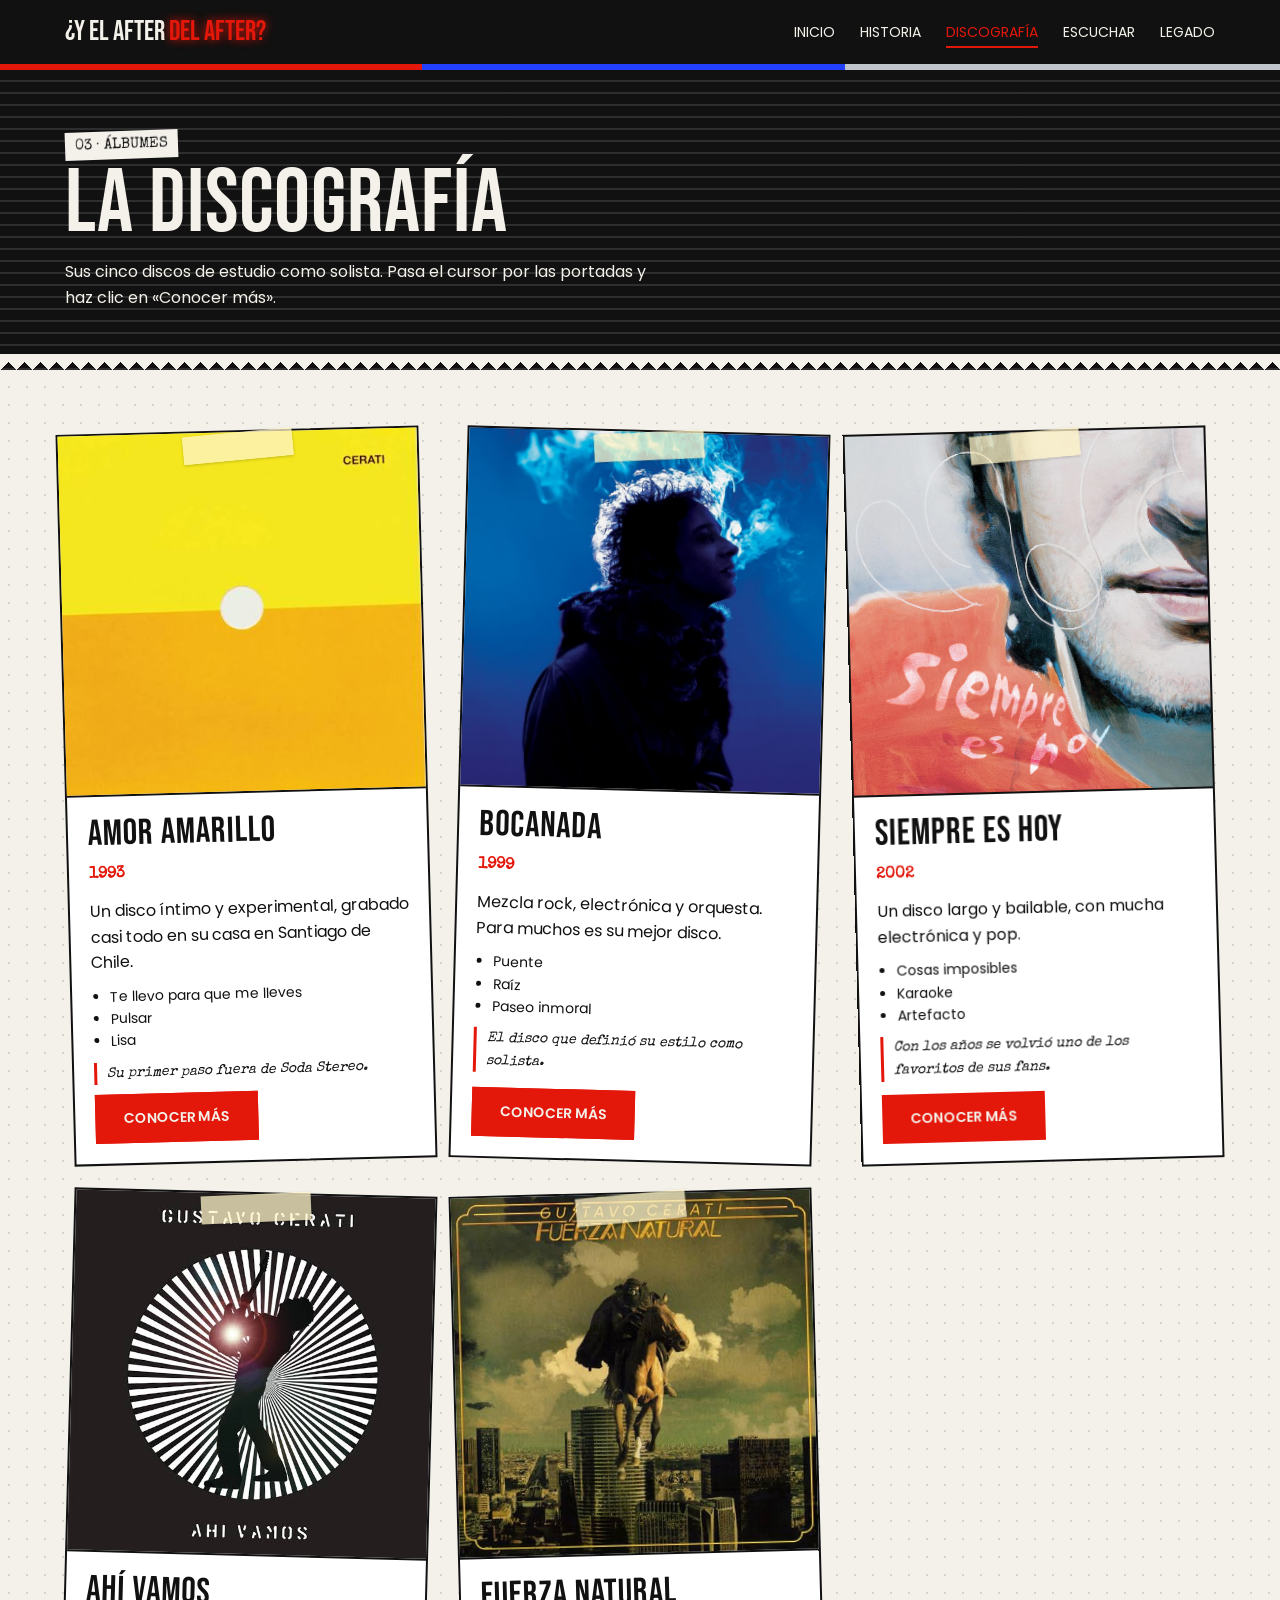
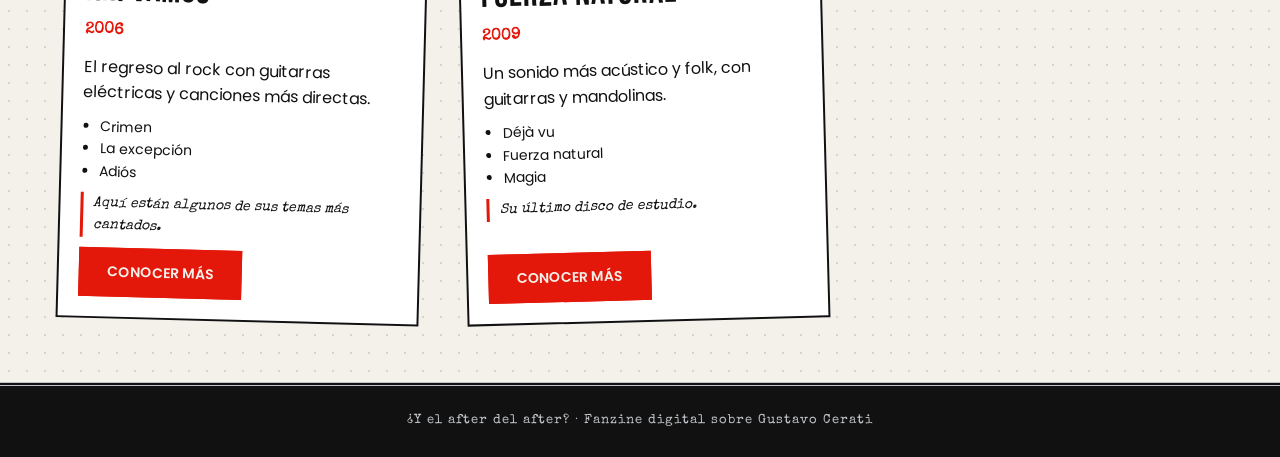
<file: discografia.html>
<!DOCTYPE html>
<html lang="es">
<head>
  <meta charset="UTF-8">
  <meta name="viewport" content="width=device-width, initial-scale=1.0">
  <title>¿Y el after del after? - Discografía</title>
  <link href="https://fonts.googleapis.com/css2?family=Bebas+Neue&family=Poppins:ital,wght@0,400;0,600;1,400&display=swap" rel="stylesheet">
  <link rel="stylesheet" href="https://unpkg.com/aos@2.3.1/dist/aos.css">
  <link rel="stylesheet" href="css/style.css">
</head>
<body>

  <header class="menu">
    <div class="contenedor">
      <a href="index.html" class="logo">¿Y EL AFTER <span>DEL AFTER?</span></a>
      <button class="boton-menu" id="boton-menu">☰</button>
      <nav>
        <ul id="lista-menu">
          <li><a href="index.html">Inicio</a></li>
          <li><a href="historia.html">Historia</a></li>
          <li><a href="discografia.html" class="activo">Discografía</a></li>
          <li><a href="escuchar.html">Escuchar</a></li>
          <li><a href="legado.html">Legado</a></li>
        </ul>
      </nav>
    </div>
  </header>

  <section class="titulo-pagina fondo-negro">
    <div class="contenedor" data-aos="fade-up">
      <span class="numero">03 · ÁLBUMES</span>
      <h1>La discografía</h1>
      <p>Sus cinco discos de estudio como solista. Pasa el cursor por las portadas y haz clic en «Conocer más».</p>
    </div>
  </section>

  <div class="contenedor discos">

    <article class="disco" data-aos="flip-left">
      <div class="foto"><img src="assets/images/albums/amor-amarillo.jpg" alt="Portada de Amor Amarillo"></div>
      <div class="disco-texto">
        <h2>Amor Amarillo</h2>
        <span class="anio">1993</span>
        <p>Un disco íntimo y experimental, grabado casi todo en su casa en Santiago de Chile.</p>
        <ul>
          <li>Te llevo para que me lleves</li>
          <li>Pulsar</li>
          <li>Lisa</li>
        </ul>
        <p class="nota">Su primer paso fuera de Soda Stereo.</p>
        <button class="boton" data-disco="0">Conocer más</button>
      </div>
    </article>

    <article class="disco" data-aos="flip-left" data-aos-delay="100">
      <div class="foto"><img src="assets/images/albums/bocanada.jpg" alt="Portada de Bocanada"></div>
      <div class="disco-texto">
        <h2>Bocanada</h2>
        <span class="anio">1999</span>
        <p>Mezcla rock, electrónica y orquesta. Para muchos es su mejor disco.</p>
        <ul>
          <li>Puente</li>
          <li>Raíz</li>
          <li>Paseo inmoral</li>
        </ul>
        <p class="nota">El disco que definió su estilo como solista.</p>
        <button class="boton" data-disco="1">Conocer más</button>
      </div>
    </article>

    <article class="disco" data-aos="flip-left" data-aos-delay="200">
      <div class="foto"><img src="assets/images/albums/siempre-es-hoy.jpg" alt="Portada de Siempre es Hoy"></div>
      <div class="disco-texto">
        <h2>Siempre es Hoy</h2>
        <span class="anio">2002</span>
        <p>Un disco largo y bailable, con mucha electrónica y pop.</p>
        <ul>
          <li>Cosas imposibles</li>
          <li>Karaoke</li>
          <li>Artefacto</li>
        </ul>
        <p class="nota">Con los años se volvió uno de los favoritos de sus fans.</p>
        <button class="boton" data-disco="2">Conocer más</button>
      </div>
    </article>

    <article class="disco" data-aos="flip-left">
      <div class="foto"><img src="assets/images/albums/ahi-vamos.jpg" alt="Portada de Ahí Vamos"></div>
      <div class="disco-texto">
        <h2>Ahí Vamos</h2>
        <span class="anio">2006</span>
        <p>El regreso al rock con guitarras eléctricas y canciones más directas.</p>
        <ul>
          <li>Crimen</li>
          <li>La excepción</li>
          <li>Adiós</li>
        </ul>
        <p class="nota">Aquí están algunos de sus temas más cantados.</p>
        <button class="boton" data-disco="3">Conocer más</button>
      </div>
    </article>

    <article class="disco" data-aos="flip-left" data-aos-delay="100">
      <div class="foto"><img src="assets/images/albums/fuerza-natural.jpg" alt="Portada de Fuerza Natural"></div>
      <div class="disco-texto">
        <h2>Fuerza Natural</h2>
        <span class="anio">2009</span>
        <p>Un sonido más acústico y folk, con guitarras y mandolinas.</p>
        <ul>
          <li>Déjà vu</li>
          <li>Fuerza natural</li>
          <li>Magia</li>
        </ul>
        <p class="nota">Su último disco de estudio.</p>
        <button class="boton" data-disco="4">Conocer más</button>
      </div>
    </article>

  </div>

  
  <div class="ventana" id="ventana">
    <div class="ventana-contenido">
      <button class="cerrar" id="cerrar">×</button>
      <div id="ventana-info"></div>
    </div>
  </div>

  <footer>
    <p>¿Y el after del after? · Fanzine digital sobre Gustavo Cerati</p>
  </footer>

  <script src="https://unpkg.com/aos@2.3.1/dist/aos.js"></script>
  <script src="js/main.js"></script>
</body>
</html>
</file>
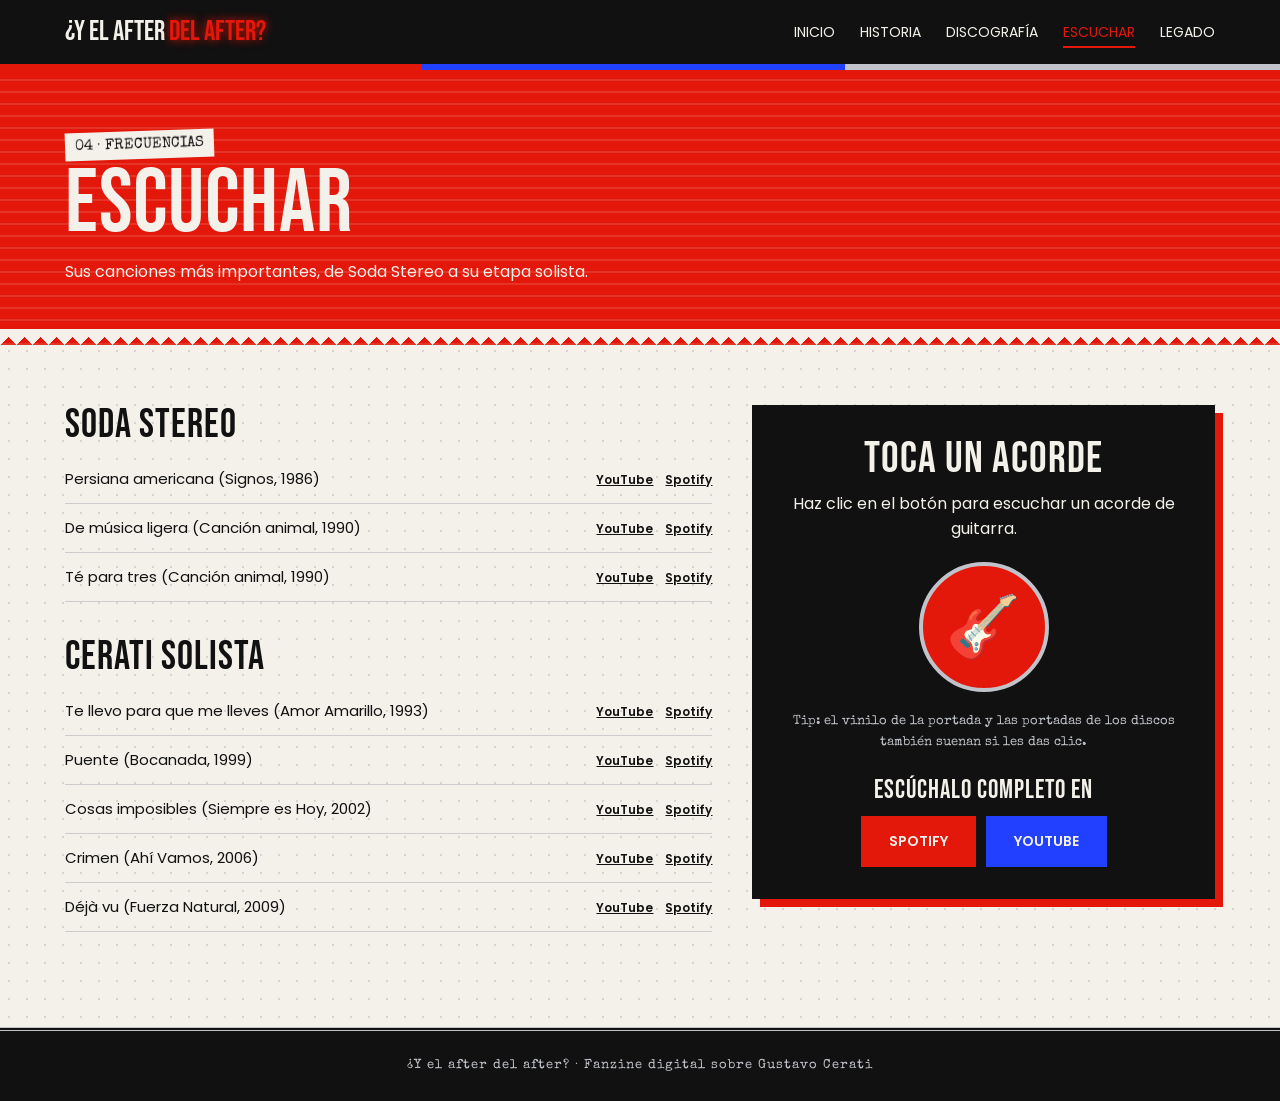
<file: escuchar.html>
<!DOCTYPE html>
<html lang="es">
<head>
  <meta charset="UTF-8">
  <meta name="viewport" content="width=device-width, initial-scale=1.0">
  <title>¿Y el after del after? - Escuchar</title>
  <link href="https://fonts.googleapis.com/css2?family=Bebas+Neue&family=Poppins:ital,wght@0,400;0,600;1,400&display=swap" rel="stylesheet">
  <link rel="stylesheet" href="https://unpkg.com/aos@2.3.1/dist/aos.css">
  <link rel="stylesheet" href="css/style.css">
</head>
<body>

  <header class="menu">
    <div class="contenedor">
      <a href="index.html" class="logo">¿Y EL AFTER <span>DEL AFTER?</span></a>
      <button class="boton-menu" id="boton-menu">☰</button>
      <nav>
        <ul id="lista-menu">
          <li><a href="index.html">Inicio</a></li>
          <li><a href="historia.html">Historia</a></li>
          <li><a href="discografia.html">Discografía</a></li>
          <li><a href="escuchar.html" class="activo">Escuchar</a></li>
          <li><a href="legado.html">Legado</a></li>
        </ul>
      </nav>
    </div>
  </header>

  <section class="titulo-pagina fondo-rojo">
    <div class="contenedor" data-aos="fade-up">
      <span class="numero">04 · FRECUENCIAS</span>
      <h1>Escuchar</h1>
      <p>Sus canciones más importantes, de Soda Stereo a su etapa solista.</p>
    </div>
  </section>

  <div class="contenedor escuchar">

    
    <div class="lista" data-aos="fade-right">
      <h2>Soda Stereo</h2>
      <ul class="enlaces-canciones">
        <li>Persiana americana (Signos, 1986)
          <span>
            <a href="https://www.youtube.com/results?search_query=Soda+Stereo+Persiana+americana" target="_blank">YouTube</a>
            <a href="https://open.spotify.com/search/Soda%20Stereo%20Persiana%20americana" target="_blank">Spotify</a>
          </span>
        </li>
        <li>De música ligera (Canción animal, 1990)
          <span>
            <a href="https://www.youtube.com/results?search_query=Soda+Stereo+De+musica+ligera" target="_blank">YouTube</a>
            <a href="https://open.spotify.com/search/Soda%20Stereo%20De%20musica%20ligera" target="_blank">Spotify</a>
          </span>
        </li>
        <li>Té para tres (Canción animal, 1990)
          <span>
            <a href="https://www.youtube.com/results?search_query=Soda+Stereo+Te+para+tres" target="_blank">YouTube</a>
            <a href="https://open.spotify.com/search/Soda%20Stereo%20Te%20para%20tres" target="_blank">Spotify</a>
          </span>
        </li>
      </ul>

      <h2>Cerati solista</h2>
      <ul class="enlaces-canciones">
        <li>Te llevo para que me lleves (Amor Amarillo, 1993)
          <span>
            <a href="https://www.youtube.com/results?search_query=Gustavo+Cerati+Te+llevo+para+que+me+lleves" target="_blank">YouTube</a>
            <a href="https://open.spotify.com/search/Cerati%20Te%20llevo%20para%20que%20me%20lleves" target="_blank">Spotify</a>
          </span>
        </li>
        <li>Puente (Bocanada, 1999)
          <span>
            <a href="https://www.youtube.com/results?search_query=Gustavo+Cerati+Puente" target="_blank">YouTube</a>
            <a href="https://open.spotify.com/search/Cerati%20Puente" target="_blank">Spotify</a>
          </span>
        </li>
        <li>Cosas imposibles (Siempre es Hoy, 2002)
          <span>
            <a href="https://www.youtube.com/results?search_query=Gustavo+Cerati+Cosas+imposibles" target="_blank">YouTube</a>
            <a href="https://open.spotify.com/search/Cerati%20Cosas%20imposibles" target="_blank">Spotify</a>
          </span>
        </li>
        <li>Crimen (Ahí Vamos, 2006)
          <span>
            <a href="https://www.youtube.com/results?search_query=Gustavo+Cerati+Crimen" target="_blank">YouTube</a>
            <a href="https://open.spotify.com/search/Cerati%20Crimen" target="_blank">Spotify</a>
          </span>
        </li>
        <li>Déjà vu (Fuerza Natural, 2009)
          <span>
            <a href="https://www.youtube.com/results?search_query=Gustavo+Cerati+Deja+vu" target="_blank">YouTube</a>
            <a href="https://open.spotify.com/search/Cerati%20Deja%20vu" target="_blank">Spotify</a>
          </span>
        </li>
      </ul>
    </div>

    
    <div class="caja-guitarra" data-aos="fade-left">
      <h2>Toca un acorde</h2>
      <p>Haz clic en el botón para escuchar un acorde de guitarra.</p>
      <button class="boton-guitarra" id="boton-guitarra">🎸</button>
      <p class="nota">Tip: el vinilo de la portada y las portadas de los discos también suenan si les das clic.</p>

      <h3>Escúchalo completo en</h3>
      <div class="plataformas">
        <a class="boton" href="https://open.spotify.com/search/Gustavo%20Cerati" target="_blank">Spotify</a>
        <a class="boton boton-azul" href="https://www.youtube.com/results?search_query=Gustavo+Cerati" target="_blank">YouTube</a>
      </div>
    </div>

  </div>

  <footer>
    <p>¿Y el after del after? · Fanzine digital sobre Gustavo Cerati</p>
  </footer>

  <script src="https://unpkg.com/aos@2.3.1/dist/aos.js"></script>
  <script src="js/main.js"></script>
</body>
</html>
</file>
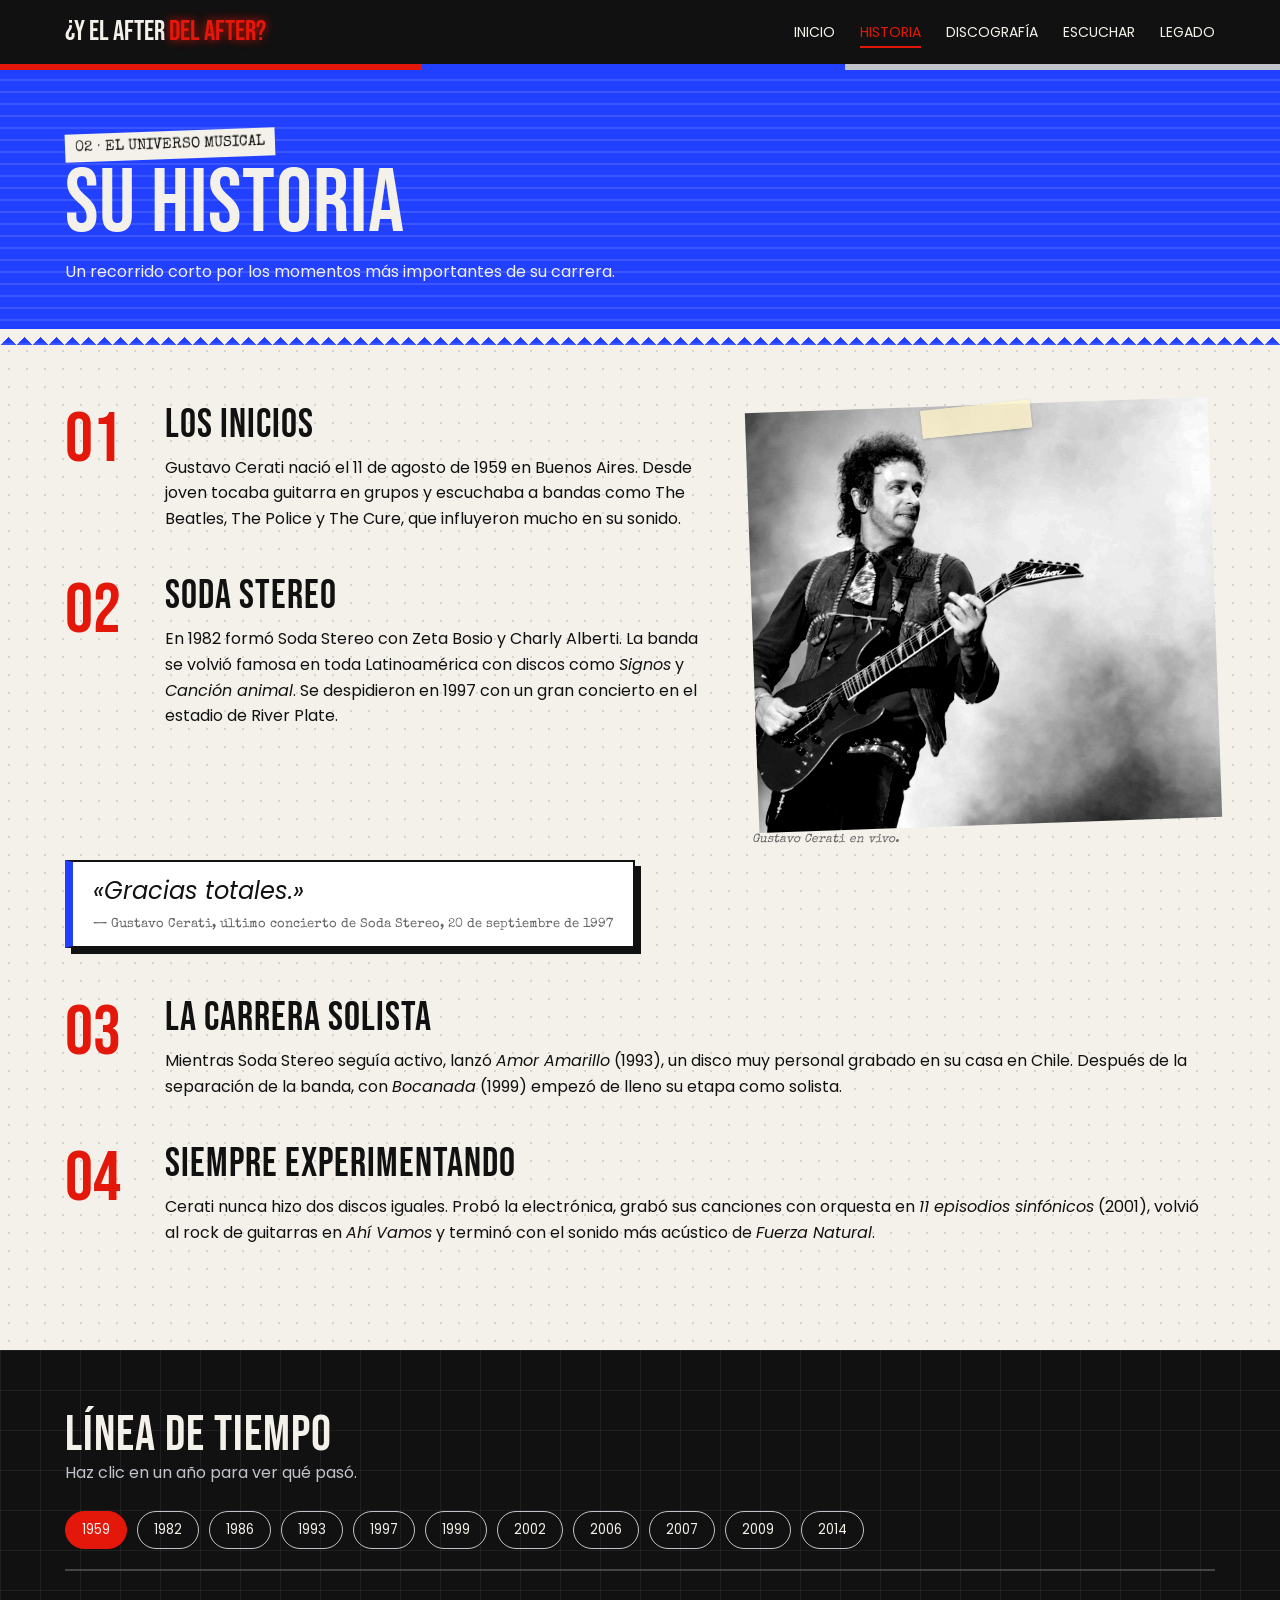
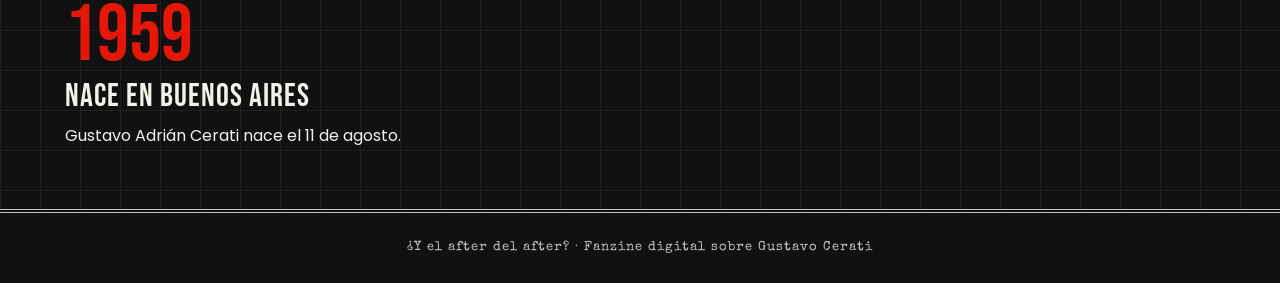
<file: historia.html>
<!DOCTYPE html>
<html lang="es">
<head>
  <meta charset="UTF-8">
  <meta name="viewport" content="width=device-width, initial-scale=1.0">
  <title>¿Y el after del after? - Historia</title>
  <link href="https://fonts.googleapis.com/css2?family=Bebas+Neue&family=Poppins:ital,wght@0,400;0,600;1,400&display=swap" rel="stylesheet">
  <link rel="stylesheet" href="https://unpkg.com/aos@2.3.1/dist/aos.css">
  <link rel="stylesheet" href="css/style.css">
</head>
<body>

  <header class="menu">
    <div class="contenedor">
      <a href="index.html" class="logo">¿Y EL AFTER <span>DEL AFTER?</span></a>
      <button class="boton-menu" id="boton-menu">☰</button>
      <nav>
        <ul id="lista-menu">
          <li><a href="index.html">Inicio</a></li>
          <li><a href="historia.html" class="activo">Historia</a></li>
          <li><a href="discografia.html">Discografía</a></li>
          <li><a href="escuchar.html">Escuchar</a></li>
          <li><a href="legado.html">Legado</a></li>
        </ul>
      </nav>
    </div>
  </header>

  <section class="titulo-pagina fondo-azul">
    <div class="contenedor" data-aos="fade-up">
      <span class="numero">02 · EL UNIVERSO MUSICAL</span>
      <h1>Su historia</h1>
      <p>Un recorrido corto por los momentos más importantes de su carrera.</p>
    </div>
  </section>

  <section class="historia">
    <div class="contenedor historia-con-foto">
      <div>
        <div class="etapa" data-aos="fade-up">
          <span class="num">01</span>
          <div>
            <h2>Los inicios</h2>
            <p>
              Gustavo Cerati nació el 11 de agosto de 1959 en Buenos Aires. Desde joven
              tocaba guitarra en grupos y escuchaba a bandas como The Beatles, The Police
              y The Cure, que influyeron mucho en su sonido.
            </p>
          </div>
        </div>

        <div class="etapa" data-aos="fade-up">
          <span class="num">02</span>
          <div>
            <h2>Soda Stereo</h2>
            <p>
              En 1982 formó Soda Stereo con Zeta Bosio y Charly Alberti. La banda se volvió
              famosa en toda Latinoamérica con discos como <i>Signos</i> y <i>Canción animal</i>.
              Se despidieron en 1997 con un gran concierto en el estadio de River Plate.
            </p>
          </div>
        </div>
      </div>

      <div data-aos="zoom-in">
        <div class="foto">
          <img src="assets/images/historia.jpg" alt="Gustavo Cerati con su guitarra">
        </div>
        <p class="pie-foto">Gustavo Cerati en vivo.</p>
      </div>
    </div>

    <div class="contenedor">
      <p class="cita" data-aos="fade-right">
        «Gracias totales.»
        <small>— Gustavo Cerati, último concierto de Soda Stereo, 20 de septiembre de 1997</small>
      </p>

      <div class="etapa" data-aos="fade-up">
        <span class="num">03</span>
        <div>
          <h2>La carrera solista</h2>
          <p>
            Mientras Soda Stereo seguía activo, lanzó <i>Amor Amarillo</i> (1993), un disco
            muy personal grabado en su casa en Chile. Después de la separación de la banda,
            con <i>Bocanada</i> (1999) empezó de lleno su etapa como solista.
          </p>
        </div>
      </div>

      <div class="etapa" data-aos="fade-up">
        <span class="num">04</span>
        <div>
          <h2>Siempre experimentando</h2>
          <p>
            Cerati nunca hizo dos discos iguales. Probó la electrónica, grabó sus canciones
            con orquesta en <i>11 episodios sinfónicos</i> (2001), volvió al rock de guitarras
            en <i>Ahí Vamos</i> y terminó con el sonido más acústico de <i>Fuerza Natural</i>.
          </p>
        </div>
      </div>
    </div>
  </section>

  
  <section class="linea-tiempo">
    <div class="contenedor">
      <h2 data-aos="fade-up">Línea de tiempo</h2>
      <p>Haz clic en un año para ver qué pasó.</p>

      <div class="anios" id="anios">
        
      </div>

      <div class="info-anio" id="info-anio">
        
      </div>
    </div>
  </section>

  <footer>
    <p>¿Y el after del after? · Fanzine digital sobre Gustavo Cerati</p>
  </footer>

  <script src="https://unpkg.com/aos@2.3.1/dist/aos.js"></script>
  <script src="js/main.js"></script>
</body>
</html>
</file>
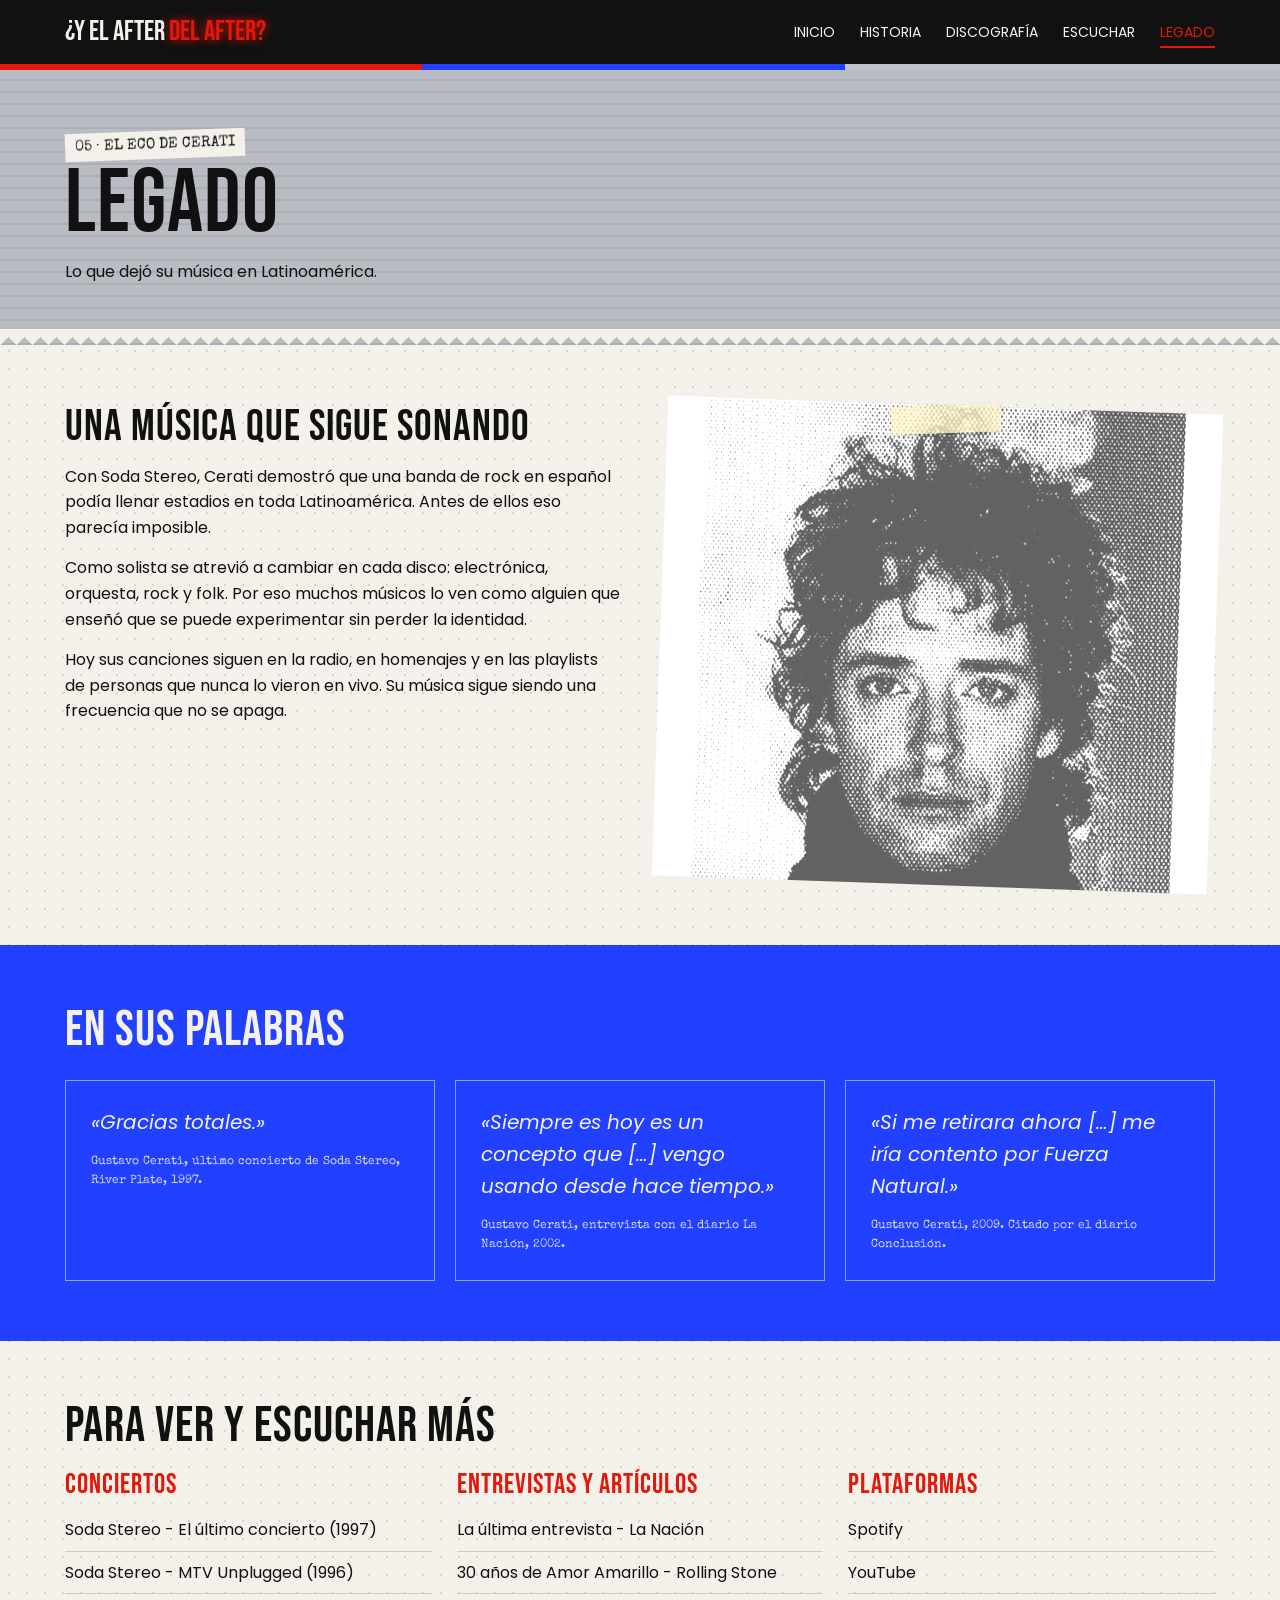
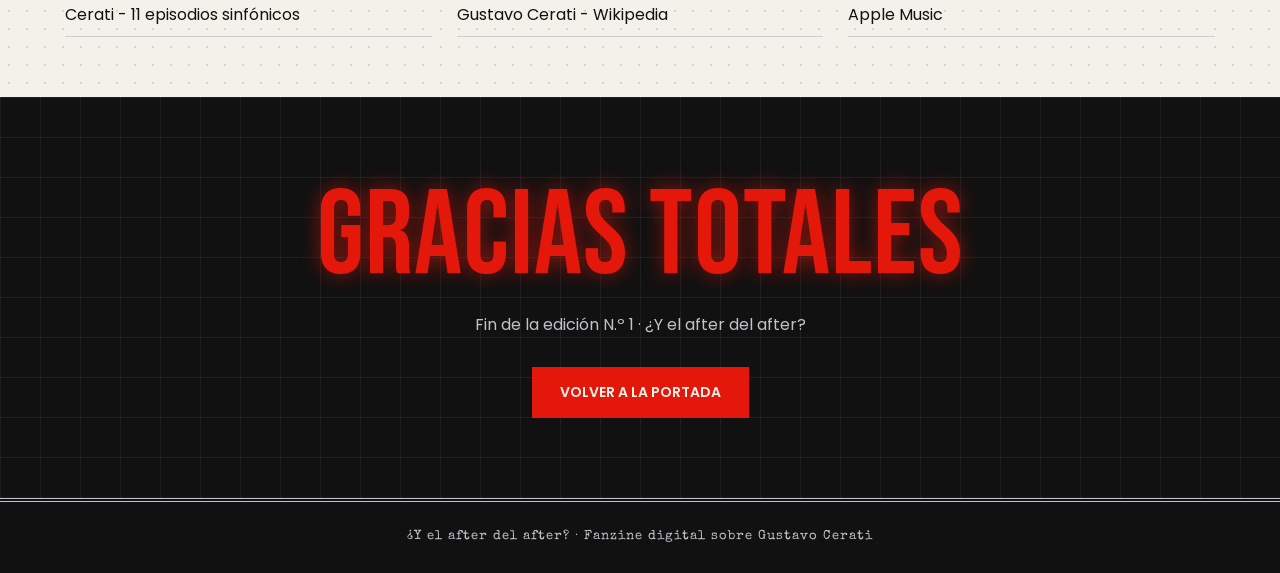
<file: legado.html>
<!DOCTYPE html>
<html lang="es">
<head>
  <meta charset="UTF-8">
  <meta name="viewport" content="width=device-width, initial-scale=1.0">
  <title>¿Y el after del after? - Legado</title>
  <link href="https://fonts.googleapis.com/css2?family=Bebas+Neue&family=Poppins:ital,wght@0,400;0,600;1,400&display=swap" rel="stylesheet">
  <link rel="stylesheet" href="https://unpkg.com/aos@2.3.1/dist/aos.css">
  <link rel="stylesheet" href="css/style.css">
</head>
<body>

  <header class="menu">
    <div class="contenedor">
      <a href="index.html" class="logo">¿Y EL AFTER <span>DEL AFTER?</span></a>
      <button class="boton-menu" id="boton-menu">☰</button>
      <nav>
        <ul id="lista-menu">
          <li><a href="index.html">Inicio</a></li>
          <li><a href="historia.html">Historia</a></li>
          <li><a href="discografia.html">Discografía</a></li>
          <li><a href="escuchar.html">Escuchar</a></li>
          <li><a href="legado.html" class="activo">Legado</a></li>
        </ul>
      </nav>
    </div>
  </header>

  <section class="titulo-pagina fondo-plata">
    <div class="contenedor" data-aos="fade-up">
      <span class="numero">05 · EL ECO DE CERATI</span>
      <h1>Legado</h1>
      <p>Lo que dejó su música en Latinoamérica.</p>
    </div>
  </section>

  <section class="contenedor legado">
    <div data-aos="fade-right">
      <h2>Una música que sigue sonando</h2>
      <p>
        Con Soda Stereo, Cerati demostró que una banda de rock en español podía llenar
        estadios en toda Latinoamérica. Antes de ellos eso parecía imposible.
      </p>
      <p>
        Como solista se atrevió a cambiar en cada disco: electrónica, orquesta, rock y
        folk. Por eso muchos músicos lo ven como alguien que enseñó que se puede
        experimentar sin perder la identidad.
      </p>
      <p>
        Hoy sus canciones siguen en la radio, en homenajes y en las playlists de personas
        que nunca lo vieron en vivo. Su música sigue siendo una frecuencia que no se apaga.
      </p>
    </div>
    <div data-aos="fade-left">
      <div class="foto">
        <img src="assets/images/legado.jpg" alt="Gustavo Cerati en el escenario">
      </div>
    </div>
  </section>

  
  <section class="frases">
    <div class="contenedor">
      <h2 data-aos="fade-up">En sus palabras</h2>
      <div class="frases-grid">
        <blockquote data-aos="fade-up">
          «Gracias totales.»
          <small>Gustavo Cerati, último concierto de Soda Stereo, River Plate, 1997.</small>
        </blockquote>
        <blockquote data-aos="fade-up" data-aos-delay="100">
          «Siempre es hoy es un concepto que […] vengo usando desde hace tiempo.»
          <small>Gustavo Cerati, entrevista con el diario La Nación, 2002.</small>
        </blockquote>
        <blockquote data-aos="fade-up" data-aos-delay="200">
          «Si me retirara ahora […] me iría contento por Fuerza Natural.»
          <small>Gustavo Cerati, 2009. Citado por el diario Conclusión.</small>
        </blockquote>
      </div>
    </div>
  </section>

  
  <section class="recursos contenedor">
    <h2 data-aos="fade-up">Para ver y escuchar más</h2>
    <div class="recursos-grid">
      <div data-aos="fade-up">
        <h3>Conciertos</h3>
        <ul>
          <li><a href="https://www.youtube.com/results?search_query=Soda+Stereo+El+ultimo+concierto+1997" target="_blank">Soda Stereo - El último concierto (1997)</a></li>
          <li><a href="https://www.youtube.com/results?search_query=Soda+Stereo+MTV+Unplugged" target="_blank">Soda Stereo - MTV Unplugged (1996)</a></li>
          <li><a href="https://www.youtube.com/results?search_query=Cerati+11+episodios+sinfonicos" target="_blank">Cerati - 11 episodios sinfónicos</a></li>
        </ul>
      </div>
      <div data-aos="fade-up" data-aos-delay="100">
        <h3>Entrevistas y artículos</h3>
        <ul>
          <li><a href="https://lanacion.com.ar/espectaculos/la-ultima-entrevista-de-gustavo-cerati-a-la-nacion-nid1724382" target="_blank">La última entrevista - La Nación</a></li>
          <li><a href="https://es.rollingstone.com/arg-30-anos-de-amor-amarillo-el-debut-solista-de-gustavo-cerati" target="_blank">30 años de Amor Amarillo - Rolling Stone</a></li>
          <li><a href="https://es.wikipedia.org/wiki/Gustavo_Cerati" target="_blank">Gustavo Cerati - Wikipedia</a></li>
        </ul>
      </div>
      <div data-aos="fade-up" data-aos-delay="200">
        <h3>Plataformas</h3>
        <ul>
          <li><a href="https://open.spotify.com/search/Gustavo%20Cerati" target="_blank">Spotify</a></li>
          <li><a href="https://www.youtube.com/results?search_query=Gustavo+Cerati" target="_blank">YouTube</a></li>
          <li><a href="https://music.apple.com/search?term=Gustavo%20Cerati" target="_blank">Apple Music</a></li>
        </ul>
      </div>
    </div>
  </section>

  
  <section class="cierre">
    <div class="contenedor" data-aos="zoom-in">
      <h2>Gracias totales</h2>
      <p>Fin de la edición N.º 1 · ¿Y el after del after?</p>
      <a href="index.html" class="boton">Volver a la portada</a>
    </div>
  </section>

  <footer>
    <p>¿Y el after del after? · Fanzine digital sobre Gustavo Cerati</p>
  </footer>

  <script src="https://unpkg.com/aos@2.3.1/dist/aos.js"></script>
  <script src="js/main.js"></script>
</body>
</html>
</file>
<file: css/style.css>
@import url("https://fonts.googleapis.com/css2?family=Permanent+Marker&family=Special+Elite&display=swap");
:root {
  --negro: #111111;
  --blanco: #f4f1ea;
  --rojo: #e3170a;
  --azul: #2140ff;
  --plata: #c0c4ca;
  --gris: #2a2a2a;
}

* {
  margin: 0;
  padding: 0;
  box-sizing: border-box;
}

body {
  font-family: "Poppins", sans-serif;
  background-color: var(--blanco);
  
  background-image: radial-gradient(rgba(0, 0, 0, 0.12) 1px, transparent 1px);
  background-size: 18px 18px;
  color: var(--negro);
  line-height: 1.6;
}


.sumario,
.linea-tiempo,
.cierre {
  background-image:
    linear-gradient(rgba(255, 255, 255, 0.06) 1px, transparent 1px),
    linear-gradient(90deg, rgba(255, 255, 255, 0.06) 1px, transparent 1px);
  background-size: 40px 40px;
}

img {
  max-width: 100%;
  display: block;
}

a {
  color: inherit;
}

h1, h2, h3 {
  font-family: "Bebas Neue", sans-serif;
  font-weight: normal;
  letter-spacing: 1px;
  line-height: 1;
}

.contenedor {
  width: 90%;
  max-width: 1150px;
  margin: 0 auto;
}


.menu {
  background-color: var(--negro);
  color: var(--blanco);
  position: sticky;
  top: 0;
  z-index: 50;
}


.menu::after {
  content: "";
  display: block;
  height: 6px;
  background: linear-gradient(90deg, var(--rojo) 0 33%, var(--azul) 33% 66%, var(--plata) 66% 100%);
}

.menu .contenedor {
  display: flex;
  justify-content: space-between;
  align-items: center;
  height: 64px;
}

.logo {
  font-family: "Bebas Neue", sans-serif;
  font-size: 28px;
  text-decoration: none;
}

.logo span {
  color: var(--rojo);
  text-shadow: 0 0 10px var(--rojo); 
}

.menu ul {
  list-style: none;
  display: flex;
  gap: 25px;
}

.menu ul a {
  text-decoration: none;
  font-size: 14px;
  text-transform: uppercase;
  padding-bottom: 4px;
  border-bottom: 2px solid transparent;
  transition: border-color 0.3s, color 0.3s;
}

.menu ul a:hover,
.menu ul a.activo {
  color: var(--rojo);
  border-bottom-color: var(--rojo);
}

.boton-menu {
  display: none;
  background: none;
  border: none;
  color: var(--blanco);
  font-size: 28px;
  cursor: pointer;
}


.boton {
  display: inline-block;
  background-color: var(--rojo);
  color: var(--blanco);
  padding: 12px 26px;
  text-decoration: none;
  text-transform: uppercase;
  font-size: 14px;
  font-weight: 600;
  border: 2px solid var(--rojo);
  cursor: pointer;
  font-family: "Poppins", sans-serif;
  transition: background-color 0.3s, color 0.3s;
}

.boton:hover {
  background-color: transparent;
  color: var(--rojo);
}

.boton-azul {
  background-color: var(--azul);
  border-color: var(--azul);
}

.boton-azul:hover {
  color: var(--azul);
}




.foto img {
  position: relative;
  width: 100%;
  height: 100%;
  object-fit: cover;
}

.foto img.sin-imagen {
  visibility: hidden;
}

.pie-foto {
  font-size: 12px;
  color: #666;
  margin-top: 6px;
  font-style: italic;
}


.portada {
  padding: 50px 0 70px;
}

.portada .contenedor {
  display: grid;
  grid-template-columns: 1.2fr 1fr;
  gap: 40px;
  align-items: center;
}

.edicion {
  display: inline-block;
  background-color: var(--negro);
  color: var(--blanco);
  font-size: 12px;
  padding: 4px 12px;
  margin-bottom: 15px;
  letter-spacing: 2px;
}

.nombre-revista {
  font-size: 92px;
  text-shadow: 5px 5px 0 var(--azul); 
}

.nombre-revista span {
  color: var(--rojo);
}

.titular {
  font-size: 46px;
  color: var(--azul);
  margin: 15px 0 20px;
}

.portada p {
  margin-bottom: 25px;
  max-width: 500px;
}

.portada-imagen {
  position: relative;
}

.portada-imagen .foto {
  height: 520px;
  border: 6px solid var(--negro);
  box-shadow: 15px 15px 0 var(--rojo);
}

.portada-imagen .foto img {
  filter: grayscale(100%);
  transition: filter 0.5s;
}

.portada-imagen .foto:hover img {
  filter: grayscale(0%);
}

.vinilo {
  position: absolute;
  width: 120px;
  bottom: -40px;
  left: -45px;
  border-radius: 50%;
}


.sumario {
  background-color: var(--negro);
  color: var(--blanco);
  padding: 60px 0;
}

.sumario h2 {
  font-size: 44px;
  margin-bottom: 25px;
}

.sumario-lista {
  display: grid;
  grid-template-columns: repeat(4, 1fr);
  gap: 20px;
}

.sumario-lista a {
  display: block;
  border: 1px solid #444;
  padding: 20px;
  text-decoration: none;
  transition: background-color 0.3s, transform 0.3s;
}

.sumario-lista a:hover {
  background-color: var(--rojo);
  transform: translateY(-6px);
}

.sumario-lista span {
  font-family: "Bebas Neue", sans-serif;
  font-size: 40px;
  color: var(--plata);
}

.sumario-lista h3 {
  font-size: 26px;
  margin: 5px 0;
}

.sumario-lista p {
  font-size: 13px;
}


.titulo-pagina {
  padding: 60px 0 40px;
  color: var(--blanco);
  
  background-image: repeating-linear-gradient(0deg, rgba(255, 255, 255, 0.12) 0 2px, transparent 2px 12px);
}

.titulo-pagina .numero {
  font-family: "Bebas Neue", sans-serif;
  font-size: 22px;
  opacity: 0.8;
}

.titulo-pagina h1 {
  font-size: 90px;
}

.titulo-pagina p {
  max-width: 600px;
  margin-top: 10px;
}

.fondo-azul { background-color: var(--azul); }
.fondo-negro { background-color: var(--negro); }
.fondo-rojo { background-color: var(--rojo); }
.fondo-plata {
  background-color: #b9bdc3;
  background-image: repeating-linear-gradient(0deg, rgba(0, 0, 0, 0.08) 0 2px, transparent 2px 12px);
  color: var(--negro);
}


.historia {
  padding: 60px 0;
}

.etapa {
  display: grid;
  grid-template-columns: 80px 1fr;
  gap: 20px;
  margin-bottom: 45px;
}

.etapa .num {
  font-family: "Bebas Neue", sans-serif;
  font-size: 70px;
  color: var(--rojo);
  line-height: 1;
}

.etapa h2 {
  font-size: 40px;
  margin-bottom: 10px;
}

.historia-con-foto {
  display: grid;
  grid-template-columns: 1.4fr 1fr;
  gap: 40px;
  align-items: start;
}

.historia-con-foto .foto {
  height: 420px;
}

.cita {
  border-left: 6px solid var(--azul);
  padding: 10px 20px;
  font-size: 24px;
  font-style: italic;
  margin: 10px 0 50px;
}

.cita small {
  display: block;
  font-size: 13px;
  font-style: normal;
  color: #666;
  margin-top: 5px;
}


.linea-tiempo {
  background-color: var(--negro);
  color: var(--blanco);
  padding: 60px 0;
}

.linea-tiempo h2 {
  font-size: 50px;
}

.linea-tiempo > .contenedor > p {
  margin-bottom: 25px;
  color: var(--plata);
}

.anios {
  display: flex;
  flex-wrap: wrap;
  gap: 10px;
  border-bottom: 2px solid #444;
  padding-bottom: 20px;
}

.anios button {
  background: none;
  border: 1px solid var(--plata);
  color: var(--blanco);
  padding: 8px 16px;
  border-radius: 20px;
  cursor: pointer;
  font-family: "Poppins", sans-serif;
  transition: background-color 0.3s;
}

.anios button:hover {
  background-color: #333;
}

.anios button.activo {
  background-color: var(--rojo);
  border-color: var(--rojo);
}

.info-anio {
  margin-top: 25px;
  min-height: 150px;
}

.info-anio .anio-grande {
  font-family: "Bebas Neue", sans-serif;
  font-size: 80px;
  color: var(--rojo);
  line-height: 1;
}

.info-anio h3 {
  font-size: 32px;
  margin: 5px 0 10px;
}


.discos {
  padding: 60px 0;
  display: grid;
  grid-template-columns: repeat(3, 1fr);
  gap: 30px;
}

.disco {
  background-color: white;
  border: 2px solid var(--negro);
  display: flex;
  flex-direction: column;
  transition: transform 0.3s, box-shadow 0.3s;
}

.disco:hover {
  transform: translateY(-8px);
  box-shadow: 8px 8px 0 var(--azul);
}

.disco .foto {
  aspect-ratio: 1 / 1;
  border-bottom: 2px solid var(--negro);
}

.disco .foto img {
  transition: transform 0.5s, opacity 0.5s;
}

.disco:hover .foto img {
  transform: scale(1.1) rotate(-2deg);
  opacity: 0.85;
}

.disco-texto {
  padding: 20px;
  display: flex;
  flex-direction: column;
  gap: 10px;
  flex: 1;
}

.disco h2 {
  font-size: 36px;
}

.disco .anio {
  color: var(--rojo);
  font-weight: 600;
}

.disco ul {
  padding-left: 18px;
  font-size: 14px;
}

.disco .nota {
  font-style: italic;
  font-size: 14px;
  border-left: 3px solid var(--rojo);
  padding-left: 10px;
}

.disco .boton {
  margin-top: auto;
  align-self: flex-start;
}

.ventana {
  display: none;
  position: fixed;
  inset: 0;
  background-color: rgba(0, 0, 0, 0.8);
  z-index: 100;
  padding: 20px;
  overflow-y: auto;
}

.ventana.abierta {
  display: flex;
  justify-content: center;
  align-items: flex-start;
}

.ventana-contenido {
  background-color: var(--blanco);
  max-width: 750px;
  width: 100%;
  margin: 40px auto;
  padding: 35px;
  position: relative;
  border-top: 10px solid var(--rojo);
  animation: aparecer 0.4s ease;
}

@keyframes aparecer {
  from { opacity: 0; transform: translateY(40px); }
  to { opacity: 1; transform: translateY(0); }
}

.cerrar {
  position: absolute;
  top: 10px;
  right: 15px;
  background: none;
  border: none;
  font-size: 30px;
  cursor: pointer;
}

.ventana-contenido h2 {
  font-size: 60px;
}

.ventana-contenido .anio {
  color: var(--rojo);
  font-weight: 600;
  margin-bottom: 15px;
}

.ventana-contenido p {
  margin-bottom: 12px;
}

.ventana-contenido h3 {
  font-size: 26px;
  margin-top: 20px;
}

.ventana-contenido ol {
  padding-left: 20px;
  margin: 10px 0 20px;
}


.escuchar {
  padding: 60px 0;
  display: grid;
  grid-template-columns: 1.4fr 1fr;
  gap: 40px;
  align-items: start;
}

.lista h2 {
  font-size: 40px;
  margin-bottom: 10px;
}

.enlaces-canciones {
  list-style: none;
  margin-bottom: 35px;
}

.enlaces-canciones li {
  display: flex;
  justify-content: space-between;
  align-items: center;
  gap: 10px;
  padding: 12px 0;
  border-bottom: 1px solid #ccc;
  font-size: 15px;
}

.enlaces-canciones a {
  font-size: 12px;
  font-weight: 600;
  margin-left: 8px;
}

.enlaces-canciones a:hover {
  color: var(--rojo);
}


.caja-guitarra {
  background-color: var(--negro);
  color: var(--blanco);
  padding: 30px;
  text-align: center;
  border: 2px solid var(--negro);
  box-shadow: 8px 8px 0 var(--rojo);
  transform: rotate(1deg);
}

.caja-guitarra h2 {
  font-size: 44px;
  margin-bottom: 10px;
}

.caja-guitarra h3 {
  font-size: 26px;
  margin: 25px 0 12px;
}

.boton-guitarra {
  width: 130px;
  height: 130px;
  border-radius: 50%;
  border: 4px solid var(--plata);
  background-color: var(--rojo);
  font-size: 60px;
  cursor: pointer;
  margin: 20px 0;
  transition: transform 0.2s;
}

.boton-guitarra:hover {
  transform: scale(1.08) rotate(-8deg);
}

.boton-guitarra:active {
  transform: scale(0.95);
}

.caja-guitarra .nota {
  color: var(--plata);
  font-size: 13px;
}

.plataformas {
  display: flex;
  justify-content: center;
  gap: 10px;
  flex-wrap: wrap;
}


.vinilo,
.disco .foto {
  cursor: pointer;
}


.sonando {
  animation: vibrar 0.4s ease;
}

@keyframes vibrar {
  0%, 100% { transform: rotate(0deg); }
  25% { transform: rotate(-6deg); }
  75% { transform: rotate(6deg); }
}


.legado {
  padding: 60px 0;
  display: grid;
  grid-template-columns: 1fr 1fr;
  gap: 40px;
  align-items: start;
}

.legado h2 {
  font-size: 44px;
  margin-bottom: 15px;
}

.legado p {
  margin-bottom: 15px;
}

.legado .foto {
  height: 480px;
}

.frases {
  background-color: var(--azul);
  color: var(--blanco);
  padding: 60px 0;
}

.frases h2 {
  font-size: 50px;
  margin-bottom: 25px;
}

.frases-grid {
  display: grid;
  grid-template-columns: repeat(3, 1fr);
  gap: 20px;
}

.frases blockquote {
  border: 1px solid rgba(255, 255, 255, 0.5);
  padding: 25px;
  font-size: 20px;
  font-style: italic;
}

.frases blockquote small {
  display: block;
  font-size: 12px;
  font-style: normal;
  margin-top: 15px;
  opacity: 0.85;
}

.recursos {
  padding: 60px 0;
}

.recursos h2 {
  font-size: 50px;
  margin-bottom: 20px;
}

.recursos-grid {
  display: grid;
  grid-template-columns: repeat(3, 1fr);
  gap: 25px;
}

.recursos h3 {
  font-size: 28px;
  color: var(--rojo);
  margin-bottom: 10px;
}

.recursos ul {
  list-style: none;
}

.recursos li {
  border-bottom: 1px solid #ccc;
  padding: 8px 0;
}

.recursos a {
  text-decoration: none;
}

.recursos a:hover {
  color: var(--rojo);
}


.cierre {
  background-color: var(--negro);
  color: var(--blanco);
  text-align: center;
  padding: 80px 0;
}

.cierre h2 {
  font-size: 120px;
  color: var(--rojo);
  text-shadow: 0 0 20px rgba(227, 23, 10, 0.6); 
}

.cierre p {
  margin: 15px 0 30px;
  color: var(--plata);
}


footer {
  background-color: var(--negro);
  color: var(--plata);
  text-align: center;
  padding: 25px 0;
  font-size: 13px;
  border-top: 1px solid #333;
}


@media (max-width: 900px) {
  .sumario-lista { grid-template-columns: repeat(2, 1fr); }
  .discos { grid-template-columns: repeat(2, 1fr); }
  .frases-grid { grid-template-columns: 1fr; }
}

@media (max-width: 768px) {
  .boton-menu { display: block; }

  .menu ul {
    display: none;
    position: absolute;
    top: 70px;
    left: 0;
    width: 100%;
    flex-direction: column;
    background-color: var(--negro);
    padding: 20px 5%;
  }

  .menu ul.abierto { display: flex; }

  .portada .contenedor,
  .historia-con-foto,
  .escuchar,
  .legado {
    grid-template-columns: 1fr;
  }

  .nombre-revista { font-size: 58px; }
  .logo { font-size: 22px; }
  .titular { font-size: 34px; }
  .portada-imagen .foto { height: 380px; }
  .vinilo { width: 80px; left: -10px; bottom: -30px; }

  .titulo-pagina h1 { font-size: 60px; }
  .discos { grid-template-columns: 1fr; }
  .sumario-lista { grid-template-columns: 1fr; }
  .recursos-grid { grid-template-columns: 1fr; }
  .etapa { grid-template-columns: 50px 1fr; }
  .etapa .num { font-size: 45px; }
  .cierre h2 { font-size: 70px; }
  .ventana-contenido { padding: 25px; }
  .ventana-contenido h2 { font-size: 44px; }
}

.edicion,
.pie-foto,
.nota,
.cita small,
.frases blockquote small,
footer,
.titulo-pagina .numero,
.disco .anio {
  font-family: "Special Elite", monospace;
}


.titular {
  font-family: "Permanent Marker", cursive;
  font-size: 34px;
  line-height: 1.3;
  transform: rotate(-2deg);
}


.edicion {
  background-color: var(--rojo);
  transform: rotate(-2deg);
  font-size: 13px;
}


.nombre-revista span {
  display: inline-block;
  background-color: var(--negro);
  color: var(--blanco);
  padding: 0 12px;
  margin-top: 8px;
  transform: rotate(-2deg);
  text-shadow: 4px 4px 0 var(--rojo);
}


.historia-con-foto .foto img,
.legado .foto img {
  filter: grayscale(100%) contrast(1.3);
}


.foto::after {
  content: "";
  position: absolute;
  top: 0;
  left: 50%;
  width: 110px;
  height: 28px;
  background-color: rgba(255, 245, 200, 0.75);
  transform: translateX(-50%) rotate(-4deg);
  box-shadow: 0 1px 3px rgba(0, 0, 0, 0.2);
}


.portada-imagen { transform: rotate(2deg); }
.historia-con-foto .foto { transform: rotate(-2deg); }
.legado .foto { transform: rotate(2deg); }

.disco:nth-child(odd) { transform: rotate(-1.5deg); }
.disco:nth-child(even) { transform: rotate(1.5deg); }
.disco:hover { transform: rotate(0deg) translateY(-8px); }

.sumario-lista a:nth-child(odd) { transform: rotate(-2deg); }
.sumario-lista a:nth-child(even) { transform: rotate(2deg); }
.sumario-lista a:hover { transform: rotate(0deg) translateY(-6px); }

.frases blockquote:nth-child(1) { transform: rotate(-2deg); }
.frases blockquote:nth-child(2) { transform: rotate(1.5deg); }
.frases blockquote:nth-child(3) { transform: rotate(-1deg); }


.portada-imagen::before {
  content: "Edición especial";
  position: absolute;
  top: -25px;
  right: -20px;
  z-index: 5;
  width: 110px;
  height: 110px;
  border-radius: 50%;
  background-color: var(--azul);
  color: var(--blanco);
  display: flex;
  align-items: center;
  justify-content: center;
  text-align: center;
  font-family: "Permanent Marker", cursive;
  font-size: 16px;
  line-height: 1.1;
  padding: 10px;
  transform: rotate(12deg);
  border: 3px dashed var(--blanco);
}


.cita {
  background-color: white;
  border: 2px solid var(--negro);
  border-left: 8px solid var(--azul);
  box-shadow: 6px 6px 0 var(--negro);
  display: inline-block;
  transform: rotate(-1deg);
}


.titulo-pagina {
  position: relative;
  padding-bottom: 60px;
}

.titulo-pagina::after {
  content: "";
  position: absolute;
  left: 0;
  bottom: 0;
  width: 100%;
  height: 16px;
  background:
    linear-gradient(135deg, var(--blanco) 50%, transparent 50%),
    linear-gradient(225deg, var(--blanco) 50%, transparent 50%);
  background-size: 16px 16px;
  background-position: bottom left;
}


.titulo-pagina .numero {
  display: inline-block;
  background-color: var(--blanco);
  color: var(--negro);
  padding: 2px 10px;
  font-size: 15px;
  transform: rotate(-2deg);
  opacity: 1;
}


footer {
  border-top: 4px double var(--plata);
  letter-spacing: 1px;
}

@media (max-width: 768px) {
  .titular { font-size: 26px; }
  .portada-imagen::before { width: 85px; height: 85px; font-size: 13px; right: 0; }
  .disco:nth-child(odd),
  .disco:nth-child(even) { transform: none; }
}

.vinilo {
  width: 170px;
  bottom: -60px;
  left: -70px;
  z-index: 6;
}

@media (max-width: 768px) {
  .vinilo { width: 110px; left: -10px; bottom: -40px; }
}
</file>
